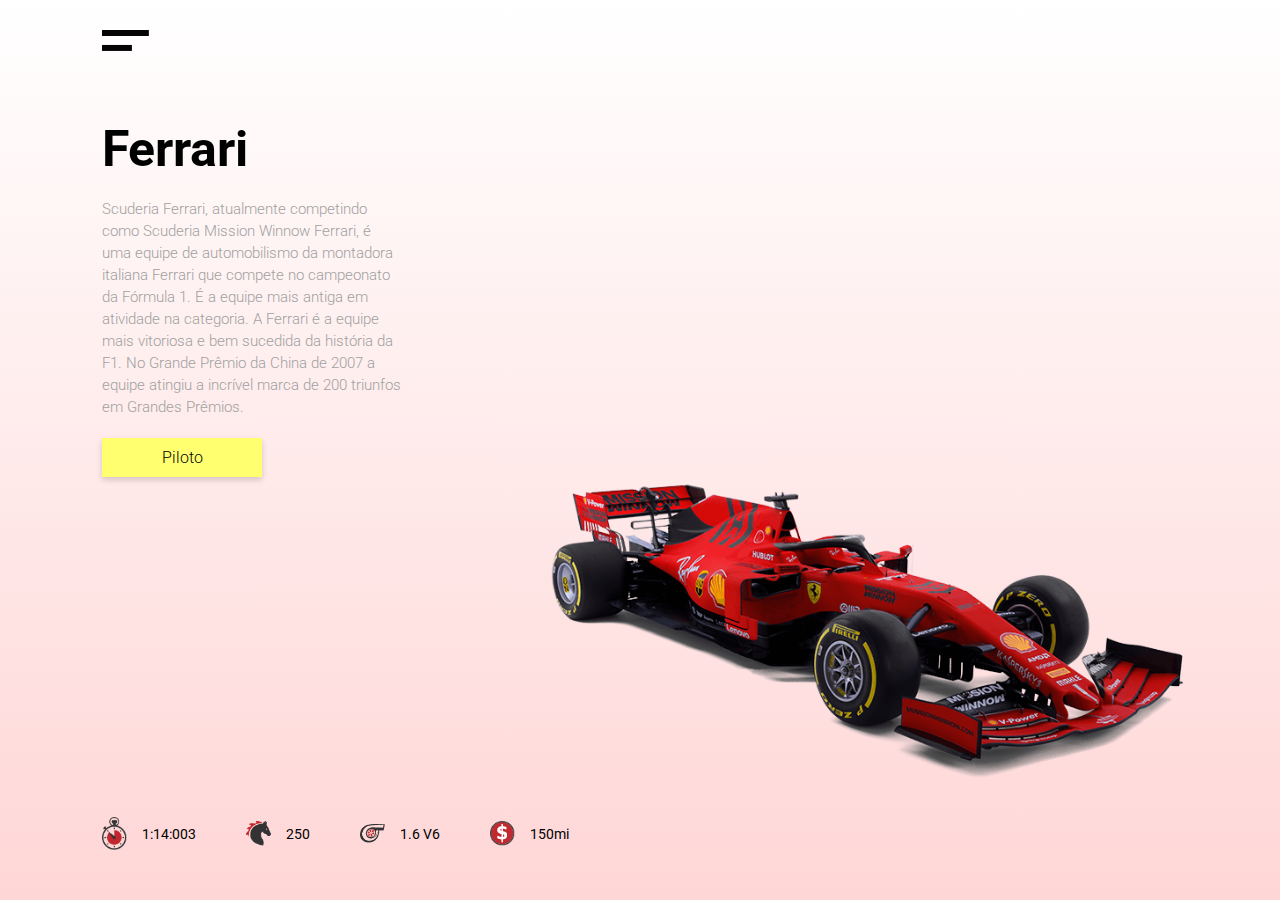
<file: Ferrari.html>
<html>
    <head>
        <meta name="viewport" content="width = device-width, inicial-scale=1.0">
        <title>Pagina equipe</title>
        <link rel="stylesheet" href="ferrari.css">
        <link rel="preconnect" href="https://fonts.gstatic.com">
        <link href="https://fonts.googleapis.com/css2?family=Roboto:ital,wght@0,100;0,300;1,100;1,300&display=swap" rel="stylesheet">
    </head>
    <body>
        
        <div class="container">
            <nav>
                <a href="./index.html"><img src="equipesimg/menu.png" alt=""></a>
                <ul>
                   
                    
                </ul>
            </nav>
            <div class="content">
                <h1>Ferrari</h1>
                <p>Scuderia Ferrari, atualmente competindo como Scuderia Mission Winnow Ferrari, é uma equipe de automobilismo da montadora italiana Ferrari que compete no campeonato da Fórmula 1. É a equipe mais antiga em atividade na categoria.

                    A Ferrari é a equipe mais vitoriosa e bem sucedida da história da F1. No Grande Prêmio da China de 2007 a equipe atingiu a incrível marca de 200 triunfos em Grandes Prêmios.</p>
                <a href="./Leclerc.html"><button type="button">Piloto</button></a>
            </div>
            <img src="equipesimg/ferrari.png" class="car-image">
            <div class="bottom-menu">
                <div>
                    <img src="equipesimg/icon1.png"><p>1:14:003</p>
                </div>
                <div>
                    <img src="equipesimg/icon2.png"><p>250</p>
                </div>
                <div>
                    <img src="equipesimg/icon3.png"><p>1.6 V6</p>
                </div>
                <div>
                    <img src="equipesimg/icon4.png"><p>150mi</p>
                </div>
            </div>
        </div>


    </body>
</html>
</file>
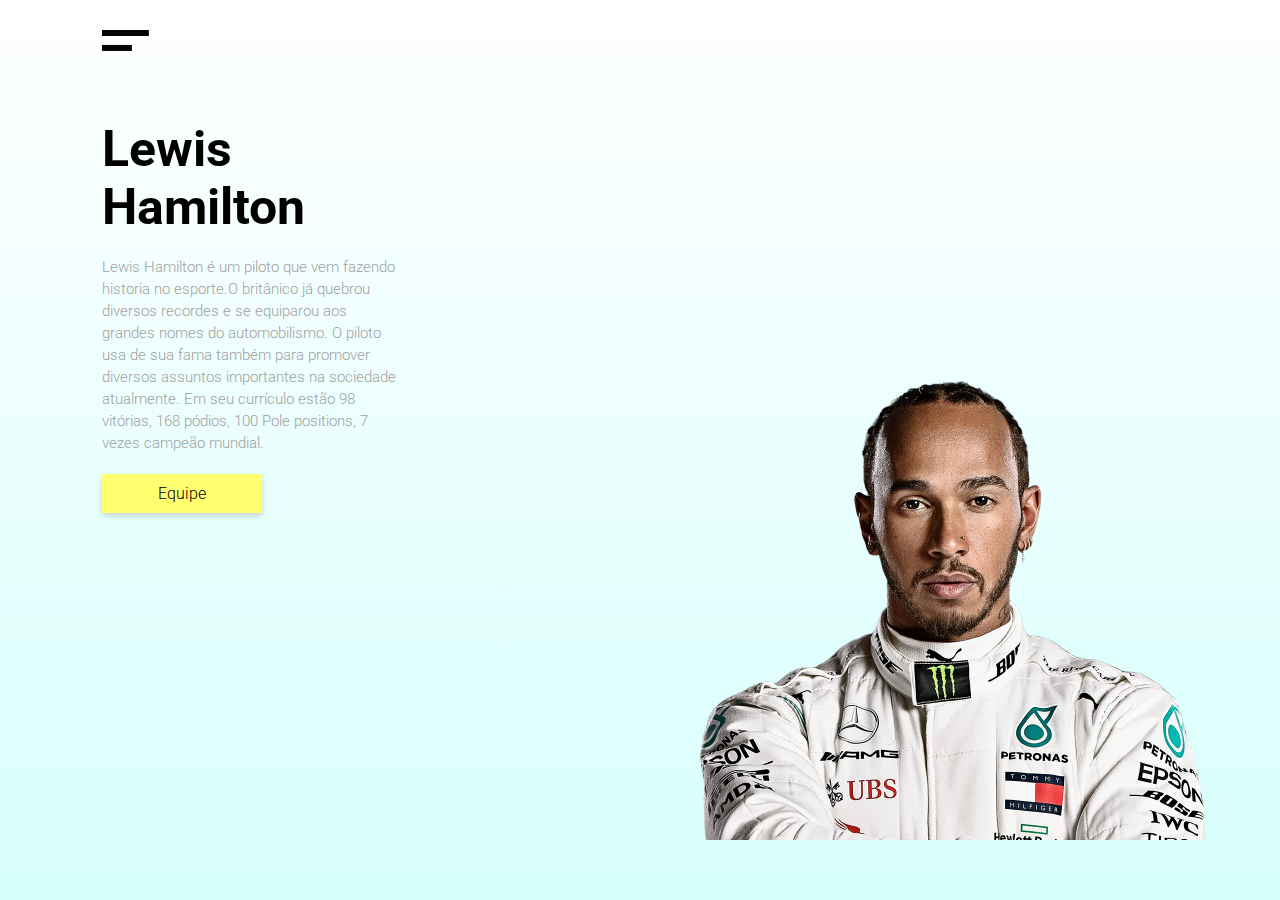
<file: Hamilton.html>
<html>
    <head>
        <meta name="viewport" content="width = device-width, inicial-scale=1.0">
        <title>Pagina equipe</title>
        <link rel="stylesheet" href="hamilton.css">
        <link rel="preconnect" href="https://fonts.gstatic.com">
        <link href="https://fonts.googleapis.com/css2?family=Roboto:ital,wght@0,100;0,300;1,100;1,300&display=swap" rel="stylesheet">
    </head>
    <body>
        
      <div class="container">
            <nav>
                <a href="./index.html"><img src="equipesimg/menu.png" alt=""></a>
                <ul>
                    
                </ul>
            </nav>
            <div class="content">
                <h1>Lewis Hamilton</h1>
                <p>Lewis Hamilton é um piloto que vem fazendo historia no esporte.O britânico já quebrou diversos recordes e se equiparou aos grandes nomes do automobilismo. O piloto usa de sua fama também para promover diversos assuntos importantes na sociedade atualmente. Em seu currículo estão 98 vitórias, 168 pódios, 100 Pole positions, 7 vezes campeão mundial.</p>
                <a href="./Mercedes.html"><button type="button">Equipe</button></a>
            </div>
            <img src="equipesimg/Hamilton.png" class="car-image">
            <div class="bottom-menu">
                
            </div>
        </div>


    </body>
</html>
</file>
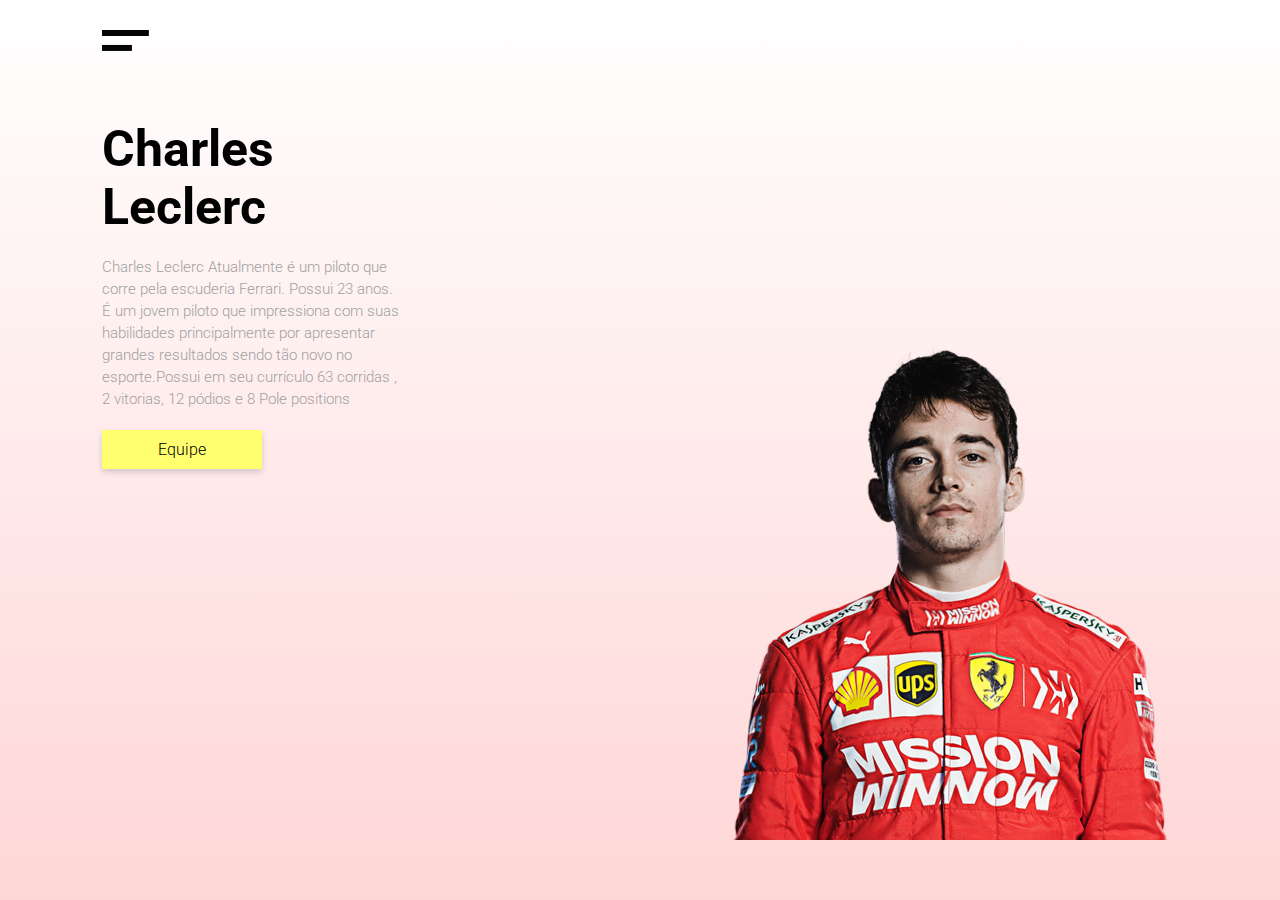
<file: Leclerc.html>
<html>
    <head>
        <meta name="viewport" content="width = device-width, inicial-scale=1.0">
        <title>Pagina equipe</title>
        <link rel="stylesheet" href="leclerc.css">
        <link rel="preconnect" href="https://fonts.gstatic.com">
        <link href="https://fonts.googleapis.com/css2?family=Roboto:ital,wght@0,100;0,300;1,100;1,300&display=swap" rel="stylesheet">
    </head>
    <body>
        
        <div class="container">
            <nav>
                <a href="./index.html"><img src="equipesimg/menu.png" alt=""></a>
                <ul>
                    
                </ul>
            </nav>
            <div class="content">
                <h1>Charles Leclerc</h1>
                <p>Charles Leclerc Atualmente é um piloto que corre pela escuderia Ferrari. Possui 23 anos. É um jovem piloto que impressiona com suas habilidades principalmente por apresentar grandes resultados sendo tão novo no esporte.Possui em seu currículo 63 corridas , 2 vitorias, 12 pódios e 8 Pole positions</p>
                <a href="./Ferrari.html"><button type="button">Equipe</button></a>
            </div>
            <img src="equipesimg/LEC (1).png" class="car-image">
            
        </div>


    </body>
</html>
</file>
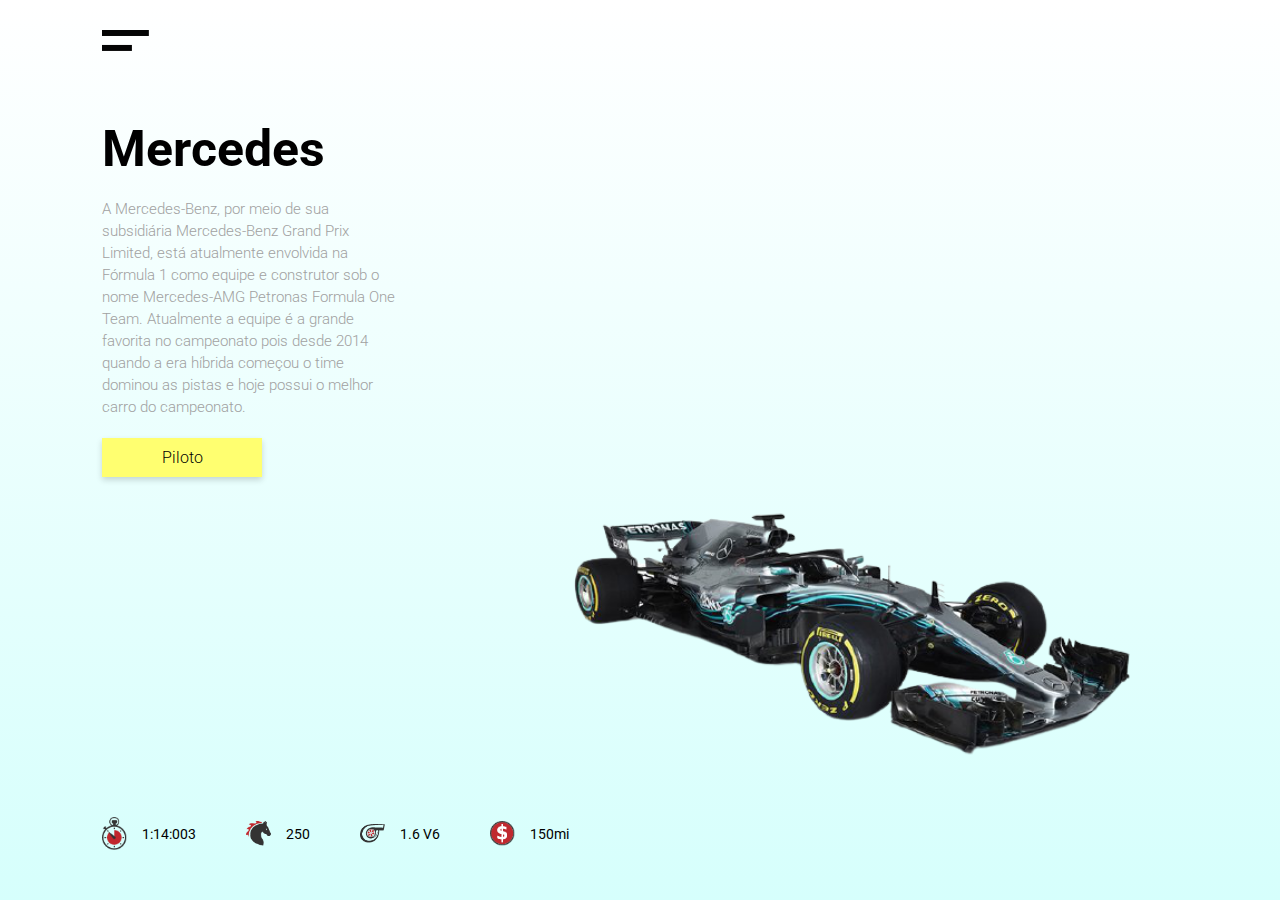
<file: Mercedes.html>
<html>
    <head>
        <meta name="viewport" content="width = device-width, inicial-scale=1.0">
        <title>Pagina equipe</title>
        <link rel="stylesheet" href="mercedes.css">
        <link rel="preconnect" href="https://fonts.gstatic.com">
        <link href="https://fonts.googleapis.com/css2?family=Roboto:ital,wght@0,100;0,300;1,100;1,300&display=swap" rel="stylesheet">
    </head>
    <body>
        
      <div class="container">
            <nav>
                <a href="./index.html"><img src="equipesimg/menu.png" alt=""></a>
                <ul>
                    
                    
                </ul>
            </nav>
            <div class="content">
                <h1>Mercedes</h1>
                <p>A Mercedes-Benz, por meio de sua subsidiária Mercedes-Benz Grand Prix Limited, está atualmente envolvida na Fórmula 1 como equipe e construtor sob o nome Mercedes-AMG Petronas Formula One Team. Atualmente a equipe é a grande favorita no campeonato pois desde 2014 quando a era híbrida começou o time dominou as pistas e hoje possui o melhor carro do campeonato.</p>
                <a href="./Hamilton.html"><button type="button">Piloto</button></a>
            </div>
            <img src="equipesimg/thumb2-mercedes-amg-f1-w09-2018-formula-1-new-mercedes-car-f1-removebg-preview.png" class="car-image">
            <div class="bottom-menu">
                <div>
                    <img src="equipesimg/icon1.png"><p>1:14:003</p>
                </div>
                <div>
                    <img src="equipesimg/icon2.png"><p>250</p>
                </div>
                <div>
                    <img src="equipesimg/icon3.png"><p>1.6 V6</p>
                </div>
                <div>
                    <img src="equipesimg/icon4.png"><p>150mi</p>
                </div>
            </div>
        </div>


    </body>
</html>
</file>
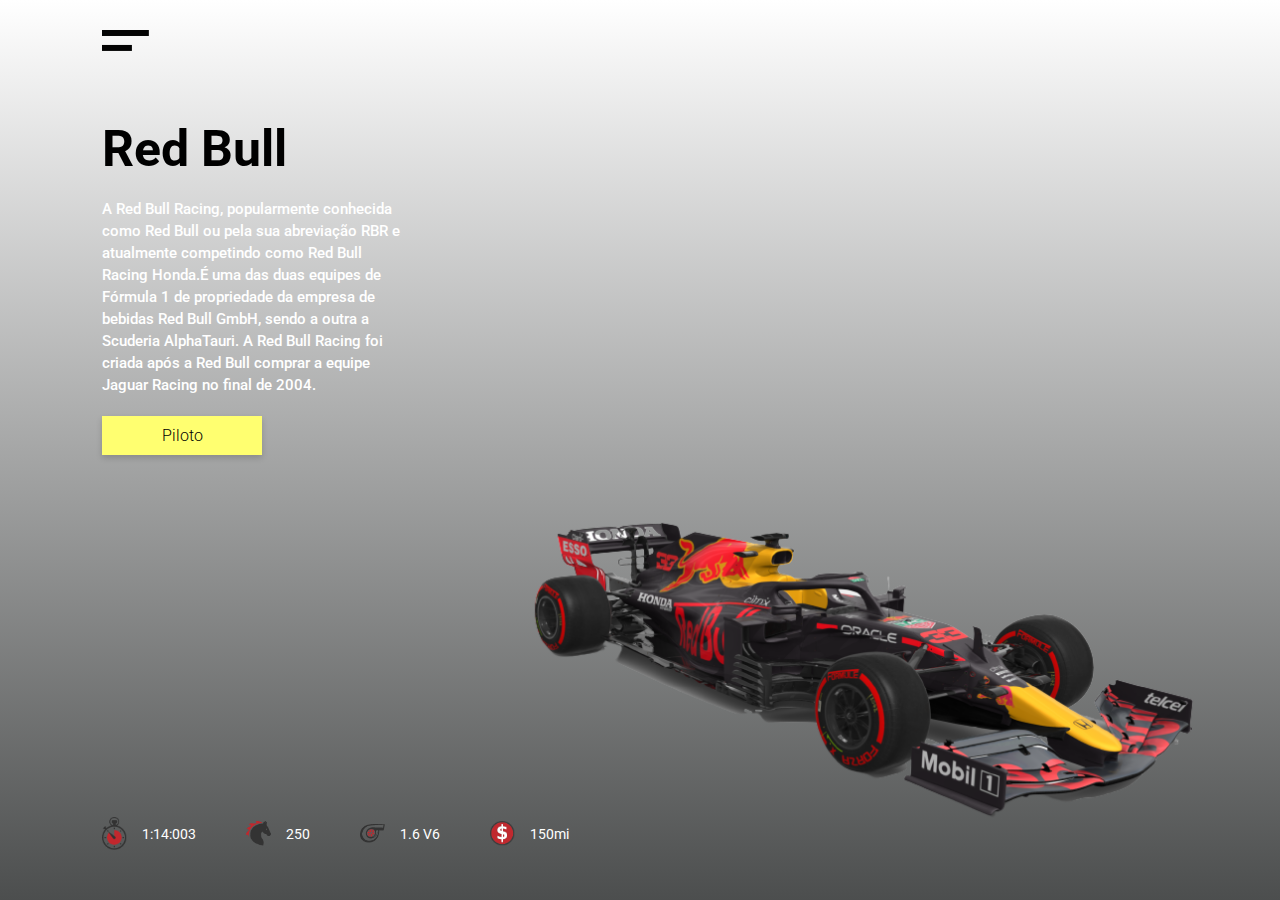
<file: RedBull.html>
<html>
    <head>
        <meta name="viewport" content="width = device-width, inicial-scale=1.0">
        <title>Pagina equipe</title>
        <link rel="stylesheet" href="redbull.css">
        <link rel="preconnect" href="https://fonts.gstatic.com">
        <link href="https://fonts.googleapis.com/css2?family=Roboto:ital,wght@0,100;0,300;1,100;1,300&display=swap" rel="stylesheet">
    </head>
    <body>
        
        <div class="container">
            <nav>
                <a href="./index.html"><img src="equipesimg/menu.png" alt=""></a>
                <ul>
                    
                    
                </ul>
            </nav>
            <div class="content">
                <h1>Red Bull</h1>
                <p> A Red Bull Racing, popularmente conhecida como Red Bull ou pela sua abreviação RBR e atualmente competindo como Red Bull Racing Honda.É uma das duas equipes de Fórmula 1 de propriedade da empresa de bebidas Red Bull GmbH, sendo a outra a Scuderia AlphaTauri. A Red Bull Racing foi criada após a Red Bull comprar a equipe Jaguar Racing no final de 2004.</p>
               <a href="./Verstapen.html"><button type="button">Piloto</button></a>
            </div>
            <img src="equipesimg/redbull.png" class="car-image">
            <div class="bottom-menu">
                <div>
                    <img src="equipesimg/icon1.png"><p>1:14:003</p>
                </div>
                <div>
                    <img src="equipesimg/icon2.png"><p>250</p>
                </div>
                <div>
                    <img src="equipesimg/icon3.png"><p>1.6 V6</p>
                </div>
                <div>
                    <img src="equipesimg/icon4.png"><p>150mi</p>
                </div>
            </div>
        </div>


    </body>
</html>
</file>
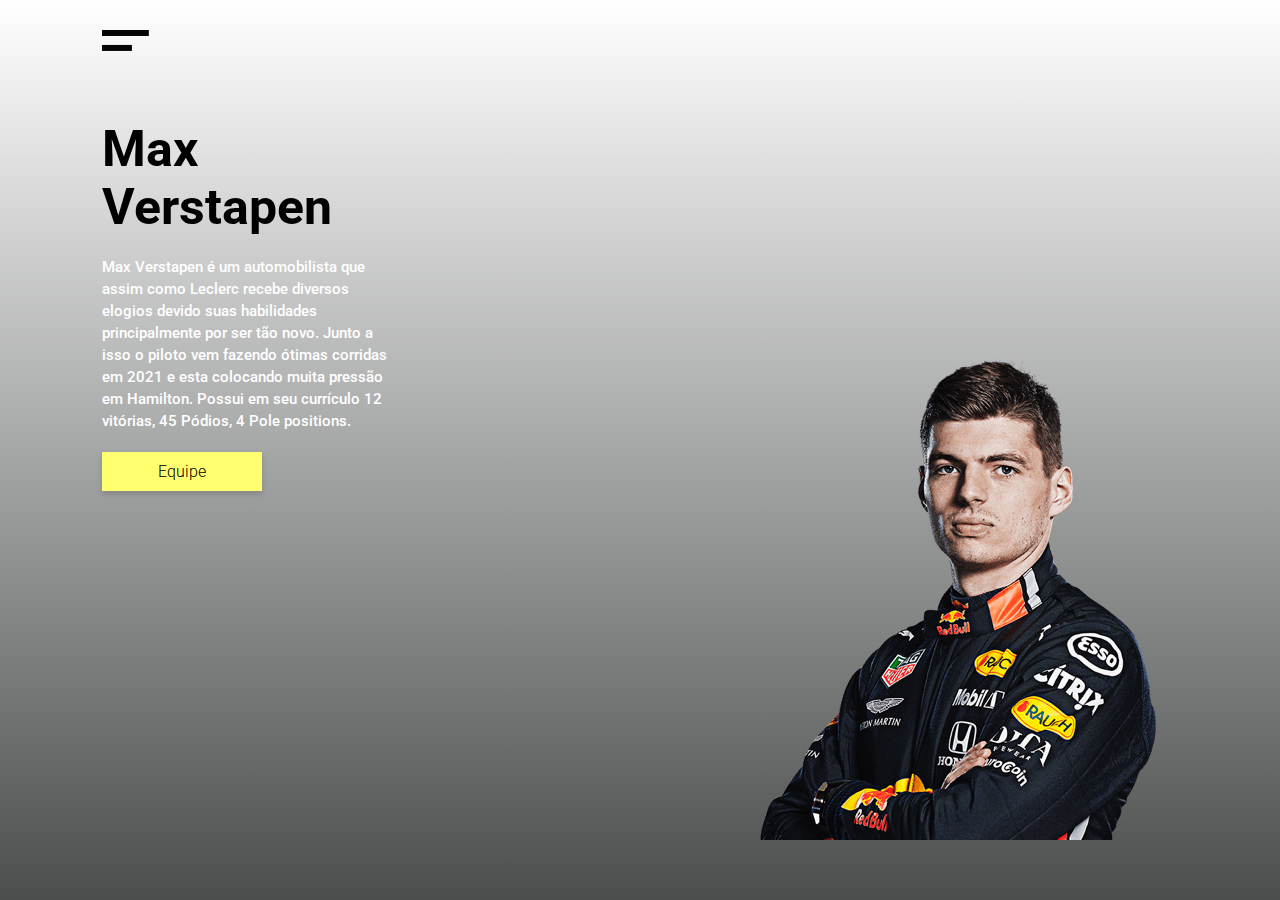
<file: Verstapen.html>
<html>
    <head>
        <meta name="viewport" content="width = device-width, inicial-scale=1.0">
        <title>Pagina equipe</title>
        <link rel="stylesheet" href="verstapen.css">
        <link rel="preconnect" href="https://fonts.gstatic.com">
        <link href="https://fonts.googleapis.com/css2?family=Roboto:ital,wght@0,100;0,300;1,100;1,300&display=swap" rel="stylesheet">
        <link rel="stylesheet" href="https://cdnjs.cloudflare.com/ajax/libs/font-awesome/5.15.3/css/all.min.css" integrity="sha512-iBBXm8fW90+nuLcSKlbmrPcLa0OT92xO1BIsZ+ywDWZCvqsWgccV3gFoRBv0z+8dLJgyAHIhR35VZc2oM/gI1w==" crossorigin="anonymous" referrerpolicy="no-referrer" />
    </head>
    <body>
        
        <div class="container">
            <nav>
                <a href="./index.html"><img src="equipesimg/menu.png" alt=""></a>
                <ul>
                  
                   
                </ul>
            </nav>
            <div class="content">
                <h1>Max Verstapen</h1>
                <p>Max Verstapen é um automobilista que assim como Leclerc recebe diversos elogios devido suas habilidades principalmente por ser tão novo. Junto a isso o piloto vem fazendo ótimas corridas em 2021 e esta colocando muita pressão em Hamilton. Possui em seu currículo 12 vitórias, 45 Pódios, 4 Pole positions.     </p>
                <a href="./RedBull.html"><button type="button">Equipe</button></a>
            </div>
            <img src="equipesimg/vespa.png" class="car-image">
            <div class="bottom-menu">
                
            </div>
        </div>


    </body>
</html>
</file>
<file: ferrari.css>
*{
    margin: 0;
    padding: 0;
    font-family: 'Roboto',sans-serif;
}

a:link 
{ 
 text-decoration:none; 
} 


.container{
    width: 100%;
    height: 100vh;
    background: linear-gradient(#fff,#ffd6d6);
    position: relative;
    padding-left: 8%;
    padding-right: 8%;
    box-sizing: border-box;
}

nav{
    display: flex;
    align-items: center;
    height: 80px;
    position: relative;
}

mav img{
    width: 30px;
    cursor: pointer;
}

nav ul{
    position: absolute;
    top: 40px;
    right: 0;
}

nav ul li{
    list-style: none;
    color: #a1a1a1;
    font-size: 12px;
    margin-bottom: 15px;
    cursor: pointer;
}

nav ul li i{
    size: 300px;
    color: #ffff70;
}

nav ul a{
    color: #a1a1a1;
}

/* nav ul::after{
    content: '';
    width: 1px;
    height: 130px;
    background: #d0d0d0;
    position: absolute;
    top: 20px;
    left: -10px;
} */

.content{
    max-width: 300px;
    margin-top: 40px;
}

.content h1{
    font-size: 50px;
}

.content p{
    max-width: 300px;
    color: #a1a1a1;
    font-size: 15px;
    font-weight: 300;
    line-height: 22px;
    margin: 20px 0;

}

.content button{
    width: 160px;
    padding:10px 0;
    border: none;
    outline: none;
    font-size: 16px;
    font-weight: 300;
    background: #ffff70;
    box-shadow: 0 3px 6px rgba(0, 0, 0, 0.16);
    cursor: pointer;
}

.car-image{
    width: 55%;
    position: absolute;
    right: 70px;
    bottom: 60px;
    animation: run 2s linear 1;
}

.bottom-menu{
    display: flex;
    position: absolute;
    bottom: 50px;
}

.bottom-menu div{
    display: flex;
    align-items: center;
    font-size: 14px;
    margin-right: 50px;

}


.bottom-menu img{
    width: 25px;
    margin-right: 15px;

}

@keyframes run {

    0%{
        transform: translate(-100px,-100px);
    }
    100%{
        transform: translate(0px,0px);
    }
    
}
</file>
<file: hamilton.css>
*{
    margin: 0;
    padding: 0;
    font-family: 'Roboto',sans-serif;
}

a:link 
{ 
 text-decoration:none; 
} 


.container{
    width: 100%;
    height: 100vh;
    background: linear-gradient(#fff,#d6fffc);
    position: relative;
    padding-left: 8%;
    padding-right: 8%;
    box-sizing: border-box;
}

nav{
    display: flex;
    align-items: center;
    height: 80px;
    position: relative;
}

mav img{
    width: 30px;
    cursor: pointer;
}

nav ul{
    position: absolute;
    top: 40px;
    right: 0;
}

nav ul li{
    list-style: none;
    color: #a1a1a1;
    font-size: 12px;
    margin-bottom: 15px;
    cursor: pointer;
    z-index: 1;
}

nav ul a{
    color: #a1a1a1;
}

/* nav ul::after{
    content: '';
    width: 1px;
    height: 130px;
    background: #d0d0d0;
    position: absolute;
    top: 20px;
    left: -10px;
} */

.content{
    max-width: 300px;
    margin-top: 40px;
}

.content h1{
    font-size: 50px;
}

.content p{
    max-width: 300px;
    color: #a1a1a1;
    font-size: 15px;
    font-weight: 300;
    line-height: 22px;
    margin: 20px 0;

}

.content button{
    width: 160px;
    padding:10px 0;
    border: none;
    outline: none;
    font-size: 16px;
    font-weight: 300;
    background: #ffff70;
    box-shadow: 0 3px 6px rgba(0, 0, 0, 0.16);
    cursor: pointer;
}

.car-image{
    width: 40%;
    position: absolute;
    right: 70px;
    bottom: 60px;
    animation: run 2s linear 1;
    
}

.bottom-menu{
    display: flex;
    position: absolute;
    bottom: 50px;
}

.bottom-menu div{
    display: flex;
    align-items: center;
    font-size: 14px;
    margin-right: 50px;

}


.bottom-menu img{
    width: 25px;
    margin-right: 15px;

}

@keyframes run {

    0%{
        transform: translate(-100px,-100px);
    }
    100%{
        transform: translate(0px,0px);
    }
    
}
</file>
<file: leclerc.css>
*{
    margin: 0;
    padding: 0;
    font-family: 'Roboto',sans-serif;
}

a:link 
{ 
 text-decoration:none; 
} 


.container{
    width: 100%;
    height: 100vh;
    background: linear-gradient(#fff,#ffd6d6);
    position: relative;
    padding-left: 8%;
    padding-right: 8%;
    box-sizing: border-box;
}

nav{
    display: flex;
    align-items: center;
    height: 80px;
    position: relative;
}

mav img{
    width: 30px;
    cursor: pointer;
}

nav ul{
    position: absolute;
    top: 40px;
    right: 0;
}

nav ul li{
    list-style: none;
    color: #a1a1a1;
    font-size: 12px;
    margin-bottom: 15px;
    cursor: pointer;
}

nav ul a{
    color: #a1a1a1;
}

/* nav ul::after{
    content: '';
    width: 1px;
    height: 130px;
    background: #d0d0d0;
    position: absolute;
    top: 20px;
    left: -10px;
} */

.content{
    max-width: 300px;
    margin-top: 40px;
}

.content h1{
    font-size: 50px;
}

.content p{
    max-width: 300px;
    color: #a1a1a1;
    font-size: 15px;
    font-weight: 300;
    line-height: 22px;
    margin: 20px 0;

}

.content button{
    width: 160px;
    padding:10px 0;
    border: none;
    outline: none;
    font-size: 16px;
    font-weight: 300;
    background: #ffff70;
    box-shadow: 0 3px 6px rgba(0, 0, 0, 0.16);
    cursor: pointer;
}

.car-image{
    width: 40%;
    position: absolute;
    right: 70px;
    bottom: 60px;
    animation: run 2s linear 1;
}

.bottom-menu{
    display: flex;
    position: absolute;
    bottom: 50px;
}

.bottom-menu div{
    display: flex;
    align-items: center;
    font-size: 14px;
    margin-right: 50px;

}


.bottom-menu img{
    width: 25px;
    margin-right: 15px;

}

@keyframes run {

    0%{
        transform: translate(-100px,-100px);
    }
    100%{
        transform: translate(0px,0px);
    }
    
}
</file>
<file: mercedes.css>
*{
    margin: 0;
    padding: 0;
    font-family: 'Roboto',sans-serif;
}

a:link 
{ 
 text-decoration:none; 
} 


.container{
    width: 100%;
    height: 100vh;
    background: linear-gradient(#fff,#d6fffc);
    position: relative;
    padding-left: 8%;
    padding-right: 8%;
    box-sizing: border-box;
}

nav{
    display: flex;
    align-items: center;
    height: 80px;
    position: relative;
}

mav img{
    width: 30px;
    cursor: pointer;
}

nav ul{
    position: absolute;
    top: 40px;
    right: 0;
}

nav ul li{
    list-style: none;
    color: #a1a1a1;
    font-size: 12px;
    margin-bottom: 15px;
    cursor: pointer;
}

nav ul a{
    color: #a1a1a1;
}

/* nav ul::after{
    content: '';
    width: 1px;
    height: 130px;
    background: #d0d0d0;
    position: absolute;
    top: 20px;
    left: -10px;
} */

.content{
    max-width: 300px;
    margin-top: 40px;
}

.content h1{
    font-size: 50px;
}

.content p{
    max-width: 300px;
    color: #a1a1a1;
    font-size: 15px;
    font-weight: 300;
    line-height: 22px;
    margin: 20px 0;

}

.content button{
    width: 160px;
    padding:10px 0;
    border: none;
    outline: none;
    font-size: 16px;
    font-weight: 300;
    background: #ffff70;
    box-shadow: 0 3px 6px rgba(0, 0, 0, 0.16);
    cursor: pointer;
}

.car-image{
    width: 55%;
    position: absolute;
    right: 70px;
    bottom: 60px;
    animation: run 2s linear 1;
}

.bottom-menu{
    display: flex;
    position: absolute;
    bottom: 50px;
}

.bottom-menu div{
    display: flex;
    align-items: center;
    font-size: 14px;
    margin-right: 50px;

}


.bottom-menu img{
    width: 25px;
    margin-right: 15px;

}

@keyframes run {

    0%{
        transform: translate(-100px,-100px);
    }
    100%{
        transform: translate(0px,0px);
    }
    
}
</file>
<file: redbull.css>
*{
    margin: 0;
    padding: 0;
    font-family: 'Roboto',sans-serif;
}

a:link 
{ 
 text-decoration:none; 
} 

.container{
    width: 100%;
    height: 100vh;
    background: linear-gradient(#fff,#4c4e4e);
    position: relative;
    padding-left: 8%;
    padding-right: 8%;
    box-sizing: border-box;
}

nav{
    display: flex;
    align-items: center;
    height: 80px;
    position: relative;
}

mav img{
    width: 30px;
    cursor: pointer;
}

nav ul{
    position: absolute;
    top: 40px;
    right: 0;
}

nav ul li{
    list-style: none;
    color: #a1a1a1;
    font-size: 12px;
    margin-bottom: 15px;
    cursor: pointer;
}

nav ul a{
    color: #a1a1a1;
}

nav ul a{
    color: #a1a1a1;
}

/* nav ul::after{
    content: '';
    width: 1px;
    height: 130px;
    background: #d0d0d0;
    position: absolute;
    top: 20px;
    left: -10px;
} */

.content{
    max-width: 300px;
    margin-top: 40px;
}

.content h1{
    font-size: 50px;
}

.content p{
    max-width: 300px;
    color: #fff;
    font-size: 15px;
    font-weight: 500;
    line-height: 22px;
    margin: 20px 0;

}

.content button{
    width: 160px;
    padding:10px 0;
    border: none;
    outline: none;
    font-size: 16px;
    font-weight: 300;
    background: #ffff70;
    box-shadow: 0 3px 6px rgba(0, 0, 0, 0.16);
    cursor: pointer;
}

.car-image{
    width: 55%;
    position: absolute;
    right: 70px;
    bottom: 60px;
    animation: run 2s linear 1;
}

.bottom-menu{
    display: flex;
    position: absolute;
    bottom: 50px;
}

.bottom-menu div{
    display: flex;
    align-items: center;
    font-size: 14px;
    margin-right: 50px;

}

.bottom-menu div p{
    color: #fff;
}


.bottom-menu img{
    width: 25px;
    margin-right: 15px;

}

@keyframes run {

    0%{
        transform: translate(-100px,-100px);
    }
    100%{
        transform: translate(0px,0px);
    }
    
}
</file>
<file: verstapen.css>
*{
        margin: 0;
        padding: 0;
        font-family: 'Roboto',sans-serif;
    }

    a:link 
    { 
    text-decoration:none; 
    } 

    .container{
        width: 100%;
        height: 100vh;
        background: linear-gradient(#fff,#4c4e4e);
        position: relative;
        padding-left: 8%;
        padding-right: 8%;
        box-sizing: border-box;
    }

    nav{
        display: flex;
        align-items: center;
        height: 80px;
        position: relative;
    }

    mav img{
        width: 70px;
        cursor: pointer;
    }

    nav ul{
        position: absolute;
        top: 40px;
        right: 0;
    }

    nav ul li{
        list-style: none;
        color: #a1a1a1;
        font-size: 12px;
        margin-bottom: 15px;
        cursor: pointer;
    }

    nav ul a{
        color: #a1a1a1;
    }

    nav ul a{
        color: #a1a1a1;
    }

    /* nav ul::after{
        content: '';
        width: 1px;
        height: 130px;
        background: #d0d0d0;
        position: absolute;
        top: 20px;
        left: -10px;
    } */

    .content{
        max-width: 300px;
        margin-top: 40px;
    }

    .content h1{
        font-size: 50px;
    }

    .content p{
        max-width: 300px;
        color: #fff;
        font-size: 15px;
        font-weight: 500;
        line-height: 22px;
        margin: 20px 0;

    }

    .content button{
        width: 160px;
        padding:10px 0;
        border: none;
        outline: none;
        font-size: 16px;
        font-weight: 300;
        background: #ffff70;
        box-shadow: 0 3px 6px rgba(0, 0, 0, 0.16);
        cursor: pointer;
    }

    .car-image{
        width: 40%;
        position: absolute;
        right: 70px;
        bottom: 60px;
        animation: run 2s linear 1;
    }

    .bottom-menu{
        display: flex;
        position: absolute;
        bottom: 50px;
    }

    .bottom-menu div{
        display: flex;
        align-items: center;
        font-size: 14px;
        margin-right: 50px;

    }

    .bottom-menu div p{
        color: #fff;
    }


    .bottom-menu img{
        width: 25px;
        margin-right: 15px;

    }

    @keyframes run {

        0%{
            transform: translate(-100px,-100px);
        }
        100%{
            transform: translate(0px,0px);
        }
        
    }
</file>
